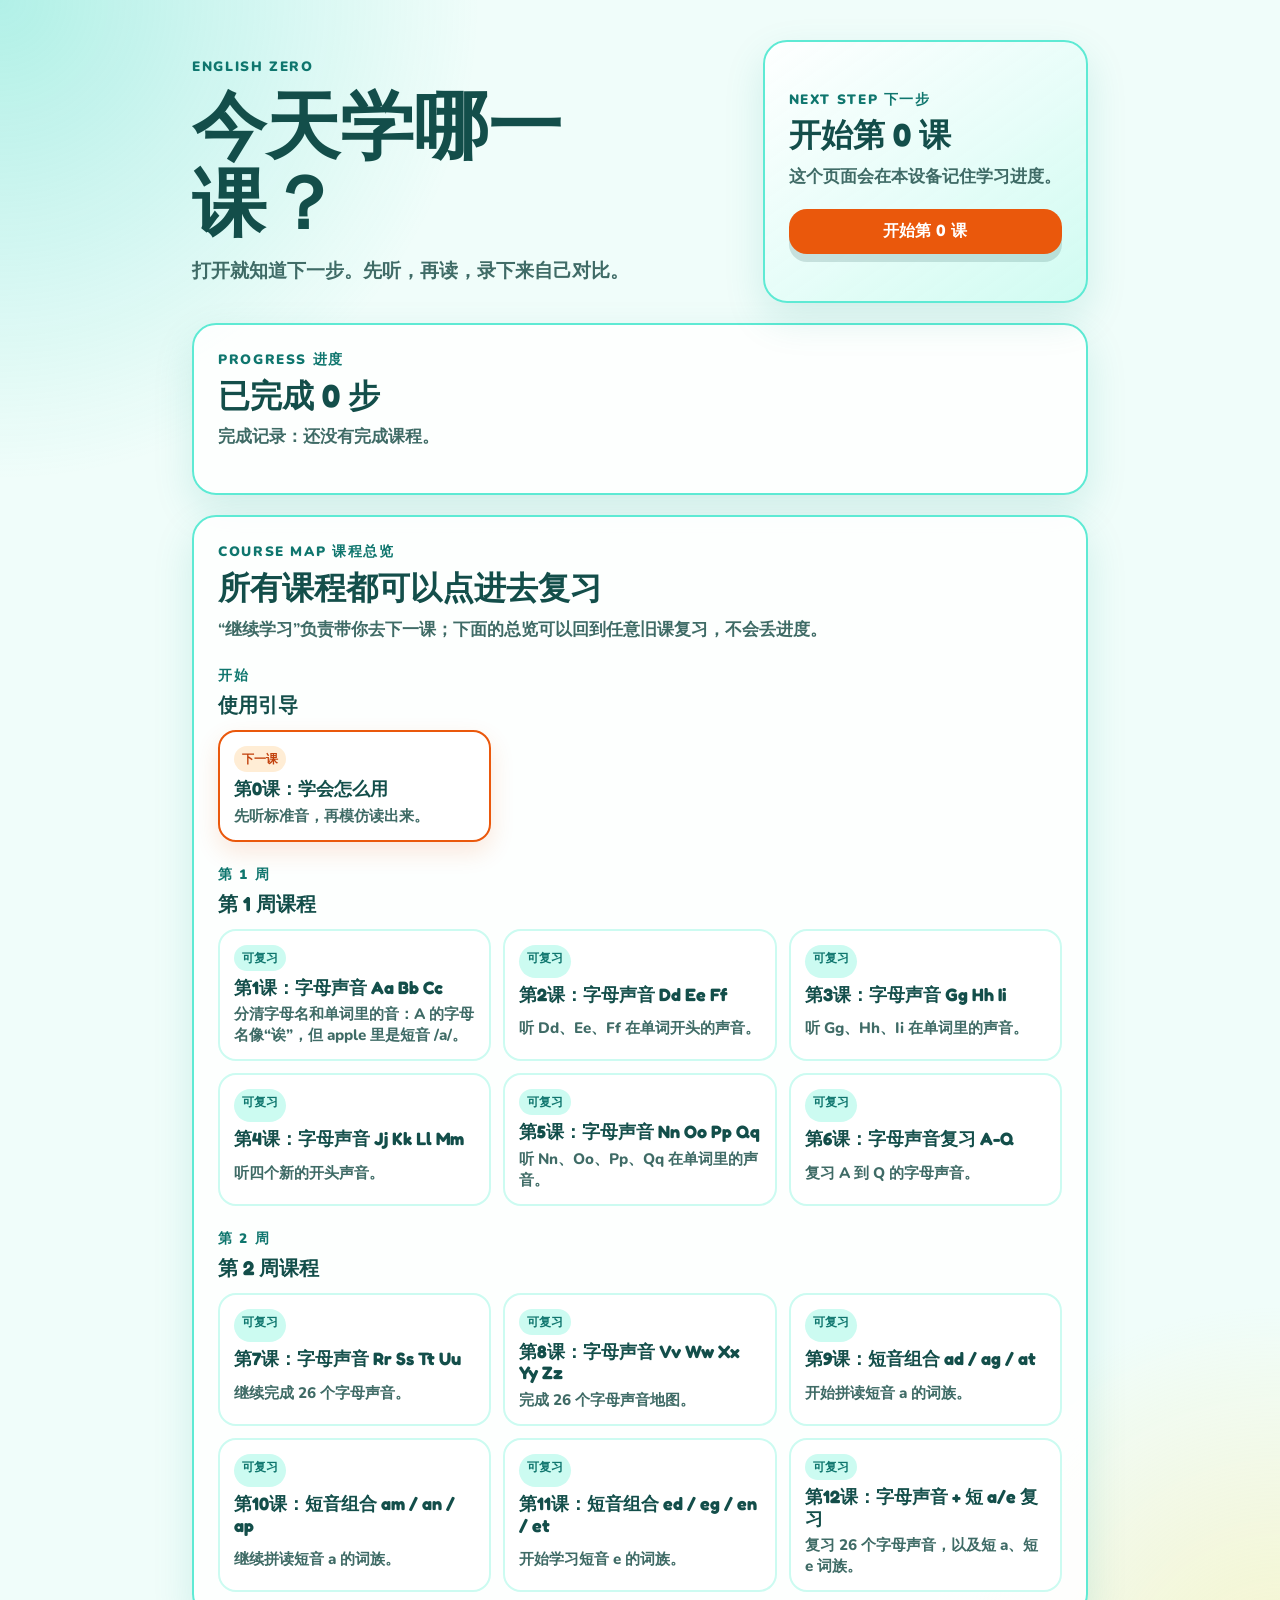
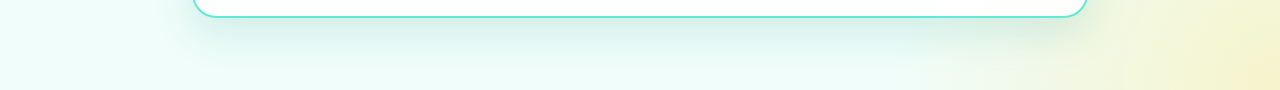
<file: index.html>
﻿<!doctype html>
<html lang="en">
  <head>
    <meta charset="utf-8">
    <meta name="viewport" content="width=device-width, initial-scale=1">
    <title>English Zero</title>
    <meta name="description" content="A simple English learning page for kids.">
    <link rel="preconnect" href="https://fonts.googleapis.com">
    <link rel="preconnect" href="https://fonts.gstatic.com" crossorigin>
    <link href="https://fonts.googleapis.com/css2?family=Fredoka:wght@500;600;700&family=Nunito:wght@400;600;700;800&display=swap" rel="stylesheet">
    <link rel="stylesheet" href="assets/css/styles.css?v=202607051548">
  </head>
  <body data-page="home">
    <main id="app" class="app-shell" aria-live="polite"></main>
    <script type="module" src="assets/js/app.js?v=202607051548"></script>
  </body>
</html>
</file>
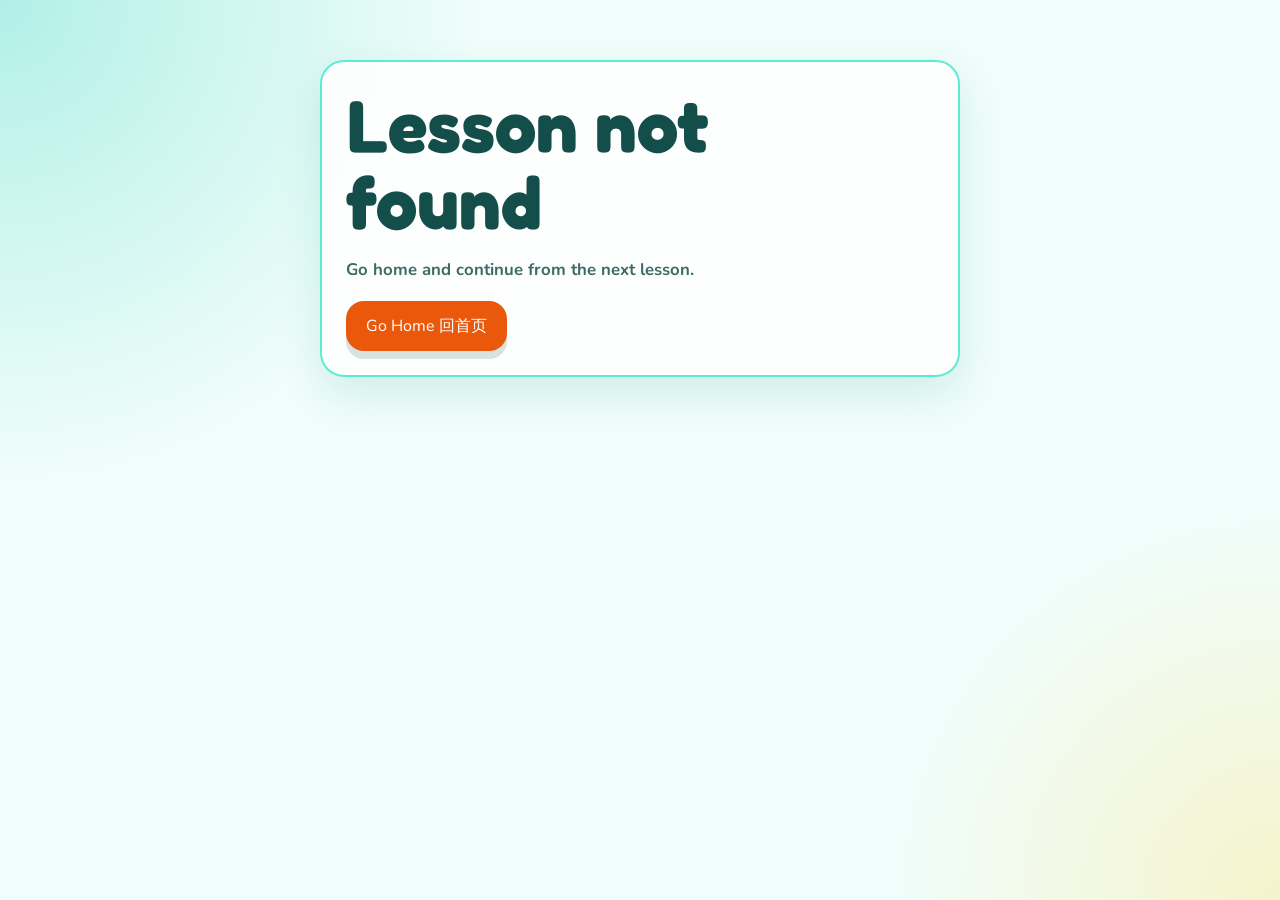
<file: lesson.html>
﻿<!doctype html>
<html lang="en">
  <head>
    <meta charset="utf-8">
    <meta name="viewport" content="width=device-width, initial-scale=1">
    <title>Lesson | English Zero</title>
    <meta name="description" content="Practice English words and sentences with listening, recording, and playback.">
    <link rel="preconnect" href="https://fonts.googleapis.com">
    <link rel="preconnect" href="https://fonts.gstatic.com" crossorigin>
    <link href="https://fonts.googleapis.com/css2?family=Fredoka:wght@500;600;700&family=Nunito:wght@400;600;700;800&display=swap" rel="stylesheet">
    <link rel="stylesheet" href="assets/css/styles.css?v=202607051548">
  </head>
  <body data-page="lesson">
    <main id="app" class="app-shell"></main>
    <script type="module" src="assets/js/app.js?v=202607051548"></script>
  </body>
</html>
</file>
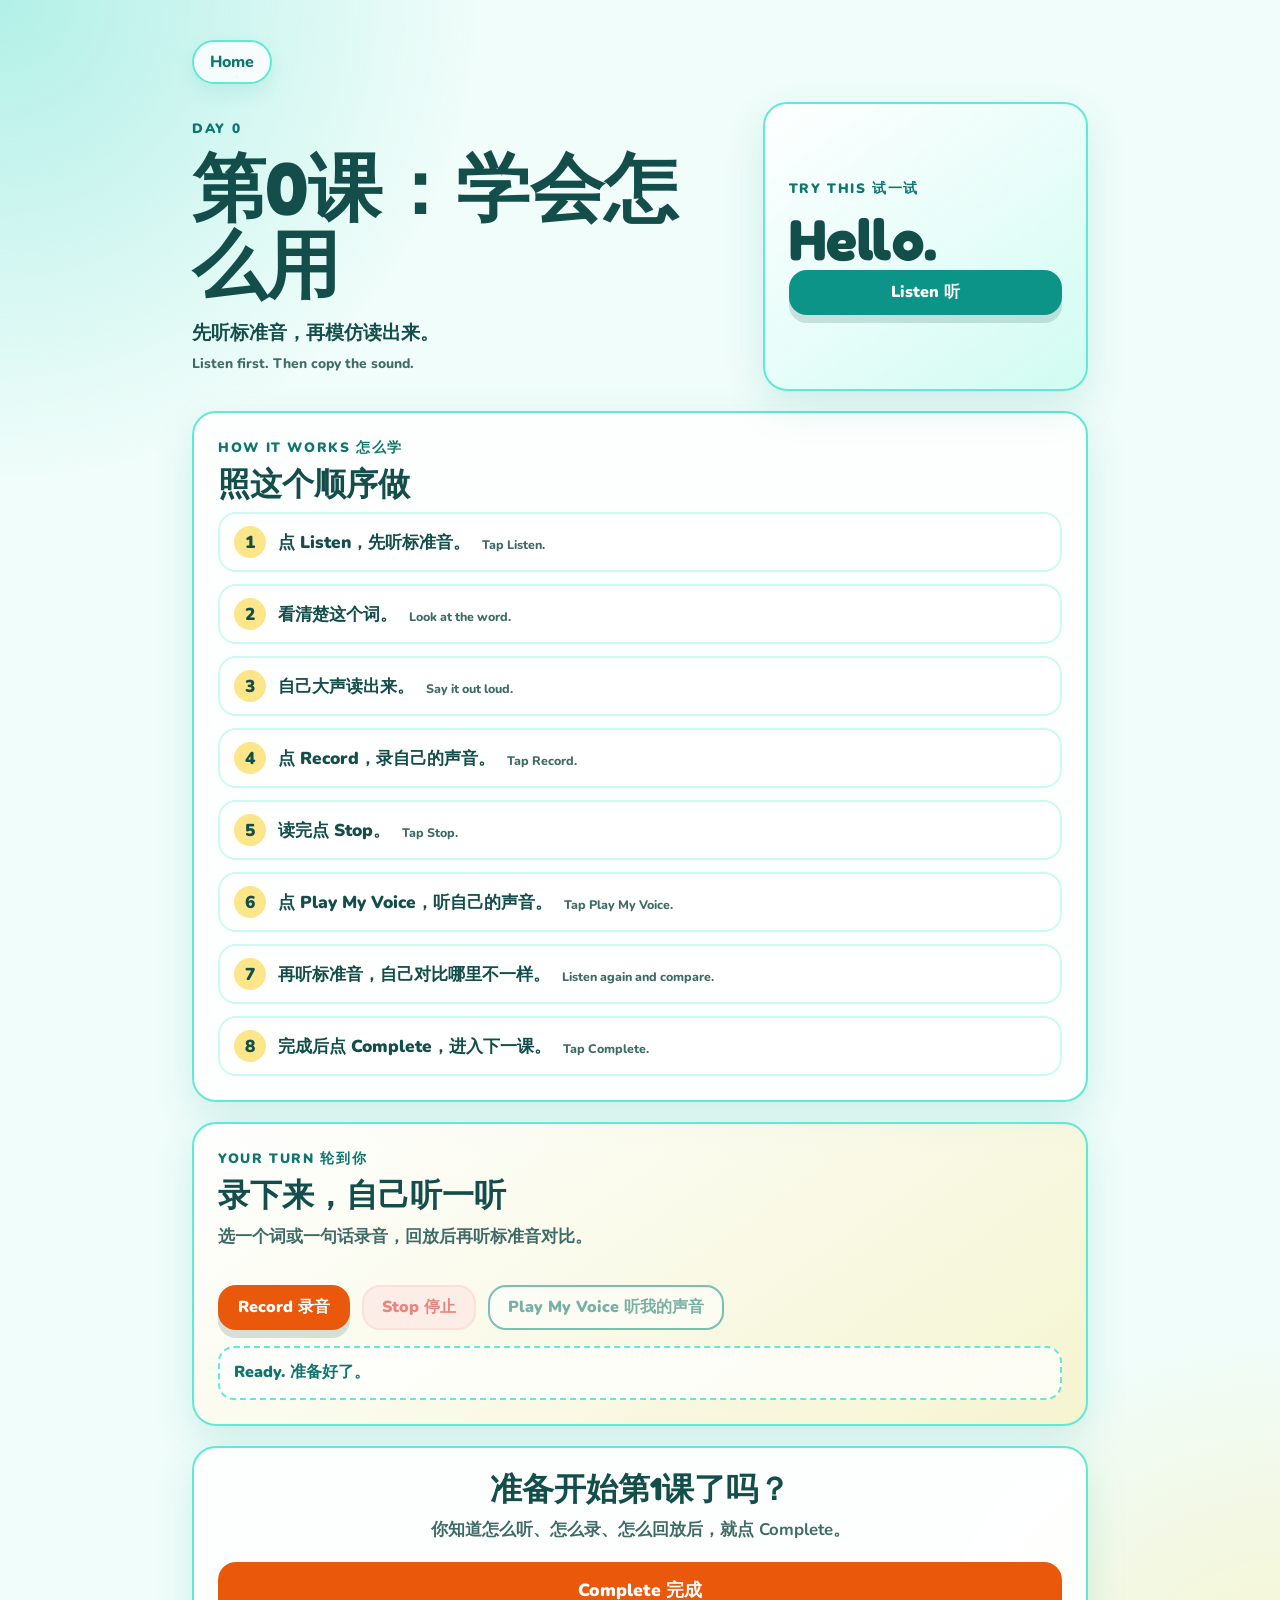
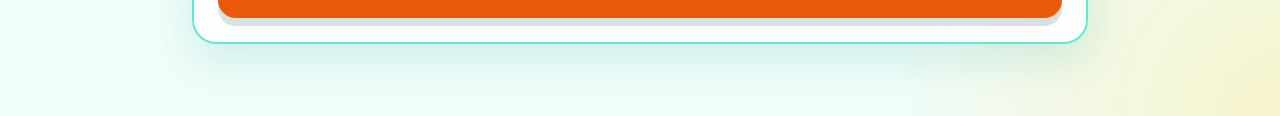
<file: onboarding.html>
﻿<!doctype html>
<html lang="en">
  <head>
    <meta charset="utf-8">
    <meta name="viewport" content="width=device-width, initial-scale=1">
    <title>Day 0: How to Learn | English Zero</title>
    <meta name="description" content="Learn how to listen, record, and complete an English Zero lesson.">
    <link rel="preconnect" href="https://fonts.googleapis.com">
    <link rel="preconnect" href="https://fonts.gstatic.com" crossorigin>
    <link href="https://fonts.googleapis.com/css2?family=Fredoka:wght@500;600;700&family=Nunito:wght@400;600;700;800&display=swap" rel="stylesheet">
    <link rel="stylesheet" href="assets/css/styles.css?v=202607051548">
  </head>
  <body data-page="onboarding">
    <main id="app" class="app-shell"></main>
    <script type="module" src="assets/js/app.js?v=202607051548"></script>
  </body>
</html>
</file>
<file: assets/css/styles.css>
:root {
  --color-primary: #0d9488;
  --color-primary-dark: #0f766e;
  --color-secondary: #2dd4bf;
  --color-cta: #ea580c;
  --color-cta-dark: #c2410c;
  --color-background: #f0fdfa;
  --color-surface: #ffffff;
  --color-text: #134e4a;
  --color-muted: #3f6b66;
  --color-border: #5eead4;
  --color-soft: #ccfbf1;
  --color-warm: #fde68a;
  --color-danger: #dc2626;
  --shadow-soft: 0 16px 40px rgba(13, 148, 136, 0.14);
  --shadow-button: 0 8px 0 rgba(19, 78, 74, 0.16);
  --radius-card: 24px;
  --radius-button: 18px;
  --container: 960px;
}

* {
  box-sizing: border-box;
}

html {
  min-height: 100%;
  background: var(--color-background);
}

body {
  min-height: 100vh;
  margin: 0;
  color: var(--color-text);
  font-family: "Nunito", Arial, Helvetica, sans-serif;
  background:
    radial-gradient(circle at top left, rgba(45, 212, 191, 0.32), transparent 30rem),
    radial-gradient(circle at bottom right, rgba(253, 230, 138, 0.42), transparent 24rem),
    var(--color-background);
}

body::before {
  position: fixed;
  inset: 0;
  z-index: -1;
  pointer-events: none;
  content: "";
  background-image:
    linear-gradient(rgba(94, 234, 212, 0.16) 2px, transparent 2px),
    linear-gradient(90deg, rgba(94, 234, 212, 0.16) 2px, transparent 2px);
  background-size: 42px 42px;
  mask-image: linear-gradient(to bottom, rgba(0, 0, 0, 0.45), transparent 75%);
}

h1,
h2,
h3,
p {
  margin-top: 0;
}

h1,
h2,
h3 {
  font-family: "Fredoka", "Trebuchet MS", Arial, sans-serif;
  line-height: 1.05;
}

h1 {
  max-width: 12ch;
  margin-bottom: 16px;
  font-size: clamp(2.4rem, 9vw, 4.6rem);
  letter-spacing: 0;
}

h2 {
  margin-bottom: 12px;
  font-size: clamp(1.5rem, 4vw, 2rem);
}

h3 {
  margin-bottom: 12px;
  font-size: 1.25rem;
}

p {
  line-height: 1.6;
}

a {
  color: inherit;
}

button,
a.btn {
  font: inherit;
}

button:disabled {
  cursor: not-allowed;
  opacity: 0.55;
  transform: none;
}

.app-shell {
  width: min(100%, var(--container));
  margin: 0 auto;
  padding: 24px 16px 40px;
}

.top-nav {
  display: flex;
  margin-bottom: 18px;
}

.back-link {
  display: inline-flex;
  min-height: 44px;
  align-items: center;
  padding: 0 16px;
  border: 2px solid var(--color-border);
  border-radius: 999px;
  background: rgba(255, 255, 255, 0.8);
  color: var(--color-primary-dark);
  font-weight: 800;
  text-decoration: none;
  box-shadow: 0 8px 20px rgba(13, 148, 136, 0.1);
}

.hero {
  display: grid;
  grid-template-columns: 1fr;
  gap: 20px;
  align-items: stretch;
  margin-bottom: 20px;
}

.hero-copy {
  padding: 16px 0;
}

.hero-text {
  max-width: 44rem;
  margin-bottom: 0;
  color: var(--color-muted);
  font-size: 1.2rem;
  font-weight: 700;
}

.card,
.practice-card {
  border: 2px solid var(--color-border);
  border-radius: var(--radius-card);
  background: rgba(255, 255, 255, 0.9);
  box-shadow: var(--shadow-soft);
}

.card {
  padding: 20px;
}

.hero-card {
  display: flex;
  min-height: 240px;
  flex-direction: column;
  justify-content: center;
  background:
    linear-gradient(145deg, rgba(255, 255, 255, 0.96), rgba(204, 251, 241, 0.86));
}

.phrase-card,
.focus-card {
  min-height: 220px;
}

.progress-card,
.lesson-map,
.lesson-section,
.exercise-section,
.recorder-card,
.complete-panel,
.message-card {
  margin-top: 20px;
}

.eyebrow {
  margin-bottom: 8px;
  color: var(--color-primary-dark);
  font-size: 0.85rem;
  font-weight: 900;
  letter-spacing: 0.12em;
  text-transform: uppercase;
}

.card-copy {
  margin-bottom: 18px;
  color: var(--color-muted);
  font-size: 1.05rem;
  font-weight: 700;
}

.zh-text,
.en-text {
  display: block;
}

.zh-text {
  color: var(--color-text);
}

.en-text {
  margin-top: 4px;
  color: var(--color-muted);
  font-size: 0.72em;
  font-weight: 800;
}

.section-copy {
  max-width: 52rem;
  margin-bottom: 14px;
  color: var(--color-muted);
  font-size: 1.05rem;
  font-weight: 800;
}

.concept-note {
  max-width: 52rem;
  margin: 10px 0 0;
  padding: 12px 14px;
  border: 2px solid #fed7aa;
  border-radius: 16px;
  background: #fff7ed;
  color: #9a3412;
  font-size: 1rem;
  font-weight: 900;
  line-height: 1.5;
}

.btn {
  display: inline-flex;
  min-width: 44px;
  min-height: 44px;
  align-items: center;
  justify-content: center;
  gap: 8px;
  padding: 12px 18px;
  border: 2px solid transparent;
  border-radius: var(--radius-button);
  cursor: pointer;
  font-weight: 900;
  line-height: 1.1;
  text-align: center;
  text-decoration: none;
  transition: background-color 180ms ease, border-color 180ms ease, box-shadow 180ms ease, transform 180ms ease;
}

.btn:hover:not(:disabled) {
  transform: translateY(-1px);
}

.btn:active:not(:disabled) {
  transform: translateY(1px);
}

.btn:focus-visible,
.back-link:focus-visible {
  outline: 4px solid var(--color-warm);
  outline-offset: 3px;
}

.btn-primary {
  background: var(--color-cta);
  color: #ffffff;
  box-shadow: var(--shadow-button);
}

.btn-primary:hover:not(:disabled) {
  background: var(--color-cta-dark);
}

.btn-secondary {
  border-color: var(--color-primary);
  background: #ffffff;
  color: var(--color-primary-dark);
}

.btn-listen {
  background: var(--color-primary);
  color: #ffffff;
  box-shadow: var(--shadow-button);
}

.btn-listen:hover:not(:disabled) {
  background: var(--color-primary-dark);
}

.btn-stop {
  background: #fee2e2;
  border-color: #fecaca;
  color: var(--color-danger);
}

.btn-large {
  width: 100%;
  min-height: 56px;
  font-size: 1.1rem;
}

.button-row {
  display: flex;
  flex-wrap: wrap;
  gap: 12px;
}

.step-list {
  display: grid;
  gap: 12px;
  margin: 0;
  padding: 0;
  list-style: none;
  counter-reset: steps;
}

.step-list li {
  display: flex;
  min-height: 54px;
  align-items: center;
  gap: 12px;
  padding: 12px 14px;
  border: 2px solid var(--color-soft);
  border-radius: 18px;
  background: #ffffff;
  color: var(--color-text);
  font-size: 1.08rem;
  font-weight: 900;
  counter-increment: steps;
}

.step-list li::before {
  display: inline-flex;
  width: 32px;
  height: 32px;
  flex: 0 0 32px;
  align-items: center;
  justify-content: center;
  border-radius: 50%;
  background: var(--color-warm);
  color: var(--color-text);
  content: counter(steps);
  font-weight: 900;
}

.lesson-section {
  padding: 4px 0;
}

.section-heading {
  margin-bottom: 14px;
}

.lesson-map-group {
  margin-top: 22px;
}

.lesson-map-grid {
  display: grid;
  grid-template-columns: 1fr;
  gap: 12px;
}

.lesson-map-card {
  display: grid;
  gap: 6px;
  min-height: 112px;
  padding: 14px;
  border: 2px solid var(--color-soft);
  border-radius: 18px;
  background: #ffffff;
  color: var(--color-text);
  text-decoration: none;
  transition: border-color 180ms ease, box-shadow 180ms ease, transform 180ms ease;
}

.lesson-map-card:hover {
  border-color: var(--color-primary);
  box-shadow: 0 10px 24px rgba(13, 148, 136, 0.12);
  transform: translateY(-1px);
}

.lesson-map-card.is-complete {
  background: rgba(204, 251, 241, 0.72);
}

.lesson-map-card.is-next {
  border-color: var(--color-cta);
  box-shadow: 0 10px 24px rgba(234, 88, 12, 0.14);
}

.lesson-map-status {
  width: fit-content;
  padding: 4px 8px;
  border-radius: 999px;
  background: var(--color-soft);
  color: var(--color-primary-dark);
  font-size: 0.78rem;
  font-weight: 900;
}

.lesson-map-card.is-next .lesson-map-status {
  background: #ffedd5;
  color: var(--color-cta-dark);
}

.lesson-map-title {
  font-family: "Fredoka", "Trebuchet MS", Arial, sans-serif;
  font-size: 1.12rem;
  font-weight: 800;
  line-height: 1.2;
}

.lesson-map-focus {
  color: var(--color-muted);
  font-size: 0.95rem;
  font-weight: 800;
  line-height: 1.35;
}

.practice-grid {
  display: grid;
  grid-template-columns: 1fr;
  gap: 14px;
}

.sentence-list {
  display: grid;
  gap: 14px;
}

.practice-card {
  display: grid;
  gap: 10px;
  align-content: center;
  padding: 18px;
  background:
    linear-gradient(145deg, rgba(255, 255, 255, 0.96), rgba(240, 253, 250, 0.96));
}

.word-card {
  min-height: 190px;
  text-align: center;
}

.sentence-card {
  grid-template-columns: 1fr;
}

.practice-text {
  margin-bottom: 0;
  color: var(--color-text);
  font-family: "Fredoka", "Trebuchet MS", Arial, sans-serif;
  font-size: clamp(2rem, 9vw, 3.6rem);
  font-weight: 700;
  line-height: 1.08;
}

.sentence-card .practice-text {
  font-size: clamp(1.55rem, 6vw, 2.4rem);
}

.practice-hint {
  margin-bottom: 4px;
  color: var(--color-muted);
  font-weight: 800;
}

.sound-label {
  width: fit-content;
  margin: -2px auto 0;
  padding: 4px 9px;
  border-radius: 999px;
  background: var(--color-soft);
  color: var(--color-primary-dark);
  font-size: 0.9rem;
  font-weight: 900;
}

.letter-note {
  width: fit-content;
  margin: -2px auto 0;
  padding: 4px 9px;
  border-radius: 999px;
  background: var(--color-soft);
  color: var(--color-primary-dark);
  font-size: 0.86rem;
  font-weight: 900;
}

.meaning-hint {
  width: fit-content;
  margin: -2px auto 0;
  padding: 4px 9px;
  border-radius: 999px;
  background: #fffbeb;
  color: #92400e;
  font-size: 0.9rem;
  font-weight: 900;
}

.card-actions {
  display: flex;
  flex-wrap: wrap;
  justify-content: center;
  gap: 8px;
}

.sentence-card .card-actions {
  justify-content: flex-start;
}

.exercise-section {
  background:
    linear-gradient(145deg, rgba(255, 255, 255, 0.96), rgba(255, 251, 235, 0.72));
}

.exercise-grid {
  display: grid;
  grid-template-columns: 1fr;
  gap: 14px;
}

.exercise-card {
  display: grid;
  gap: 12px;
  padding: 16px;
  border: 2px solid #fed7aa;
  border-radius: 18px;
  background: #ffffff;
}

.exercise-head {
  display: grid;
  grid-template-columns: auto 1fr;
  gap: 12px;
  align-items: start;
}

.exercise-number {
  display: inline-flex;
  width: 34px;
  height: 34px;
  align-items: center;
  justify-content: center;
  border-radius: 50%;
  background: var(--color-cta);
  color: #ffffff;
  font-weight: 900;
}

.exercise-head h3 {
  margin-bottom: 4px;
}

.exercise-head p {
  margin-bottom: 0;
  color: var(--color-muted);
  font-weight: 800;
}

.exercise-actions {
  display: flex;
  flex-wrap: wrap;
  gap: 8px;
}

.exercise-check {
  display: inline-flex;
  width: fit-content;
  min-height: 42px;
  align-items: center;
  gap: 8px;
  padding: 8px 12px;
  border: 2px solid var(--color-soft);
  border-radius: 999px;
  background: rgba(240, 253, 250, 0.82);
  color: var(--color-primary-dark);
  cursor: pointer;
  font-weight: 900;
}

.exercise-check input {
  width: 18px;
  height: 18px;
  accent-color: var(--color-primary);
}

.recorder-card {
  display: grid;
  gap: 16px;
  background:
    linear-gradient(145deg, rgba(255, 255, 255, 0.96), rgba(253, 230, 138, 0.36));
}

.status-message {
  min-height: 44px;
  margin: 0;
  padding: 12px 14px;
  border: 2px dashed var(--color-border);
  border-radius: 16px;
  background: rgba(255, 255, 255, 0.72);
  color: var(--color-primary-dark);
  font-weight: 900;
}

.complete-panel {
  text-align: center;
}

.message-card {
  max-width: 640px;
  margin-right: auto;
  margin-left: auto;
}

@media (min-width: 700px) {
  .app-shell {
    padding: 32px 24px 56px;
  }

  .hero {
    grid-template-columns: minmax(0, 1.25fr) minmax(280px, 0.75fr);
    gap: 28px;
  }

  .practice-grid {
    grid-template-columns: repeat(3, minmax(0, 1fr));
  }

  .compact-grid {
    grid-template-columns: repeat(3, minmax(0, 1fr));
  }

  .lesson-map-grid {
    grid-template-columns: repeat(2, minmax(0, 1fr));
  }

  .sentence-card {
    grid-template-columns: 1fr auto;
    align-items: center;
  }

  .exercise-grid {
    grid-template-columns: repeat(2, minmax(0, 1fr));
  }

  .recorder-card {
    grid-template-columns: 1fr;
  }
}

@media (min-width: 960px) {
  .app-shell {
    padding: 40px 32px 72px;
  }

  .card {
    padding: 24px;
  }

  .lesson-map-grid {
    grid-template-columns: repeat(3, minmax(0, 1fr));
  }
}

@media (prefers-reduced-motion: reduce) {
  *,
  *::before,
  *::after {
    scroll-behavior: auto !important;
    transition-duration: 0.01ms !important;
    animation-duration: 0.01ms !important;
    animation-iteration-count: 1 !important;
  }

  .btn:hover:not(:disabled),
  .btn:active:not(:disabled) {
    transform: none;
  }
}
</file>
